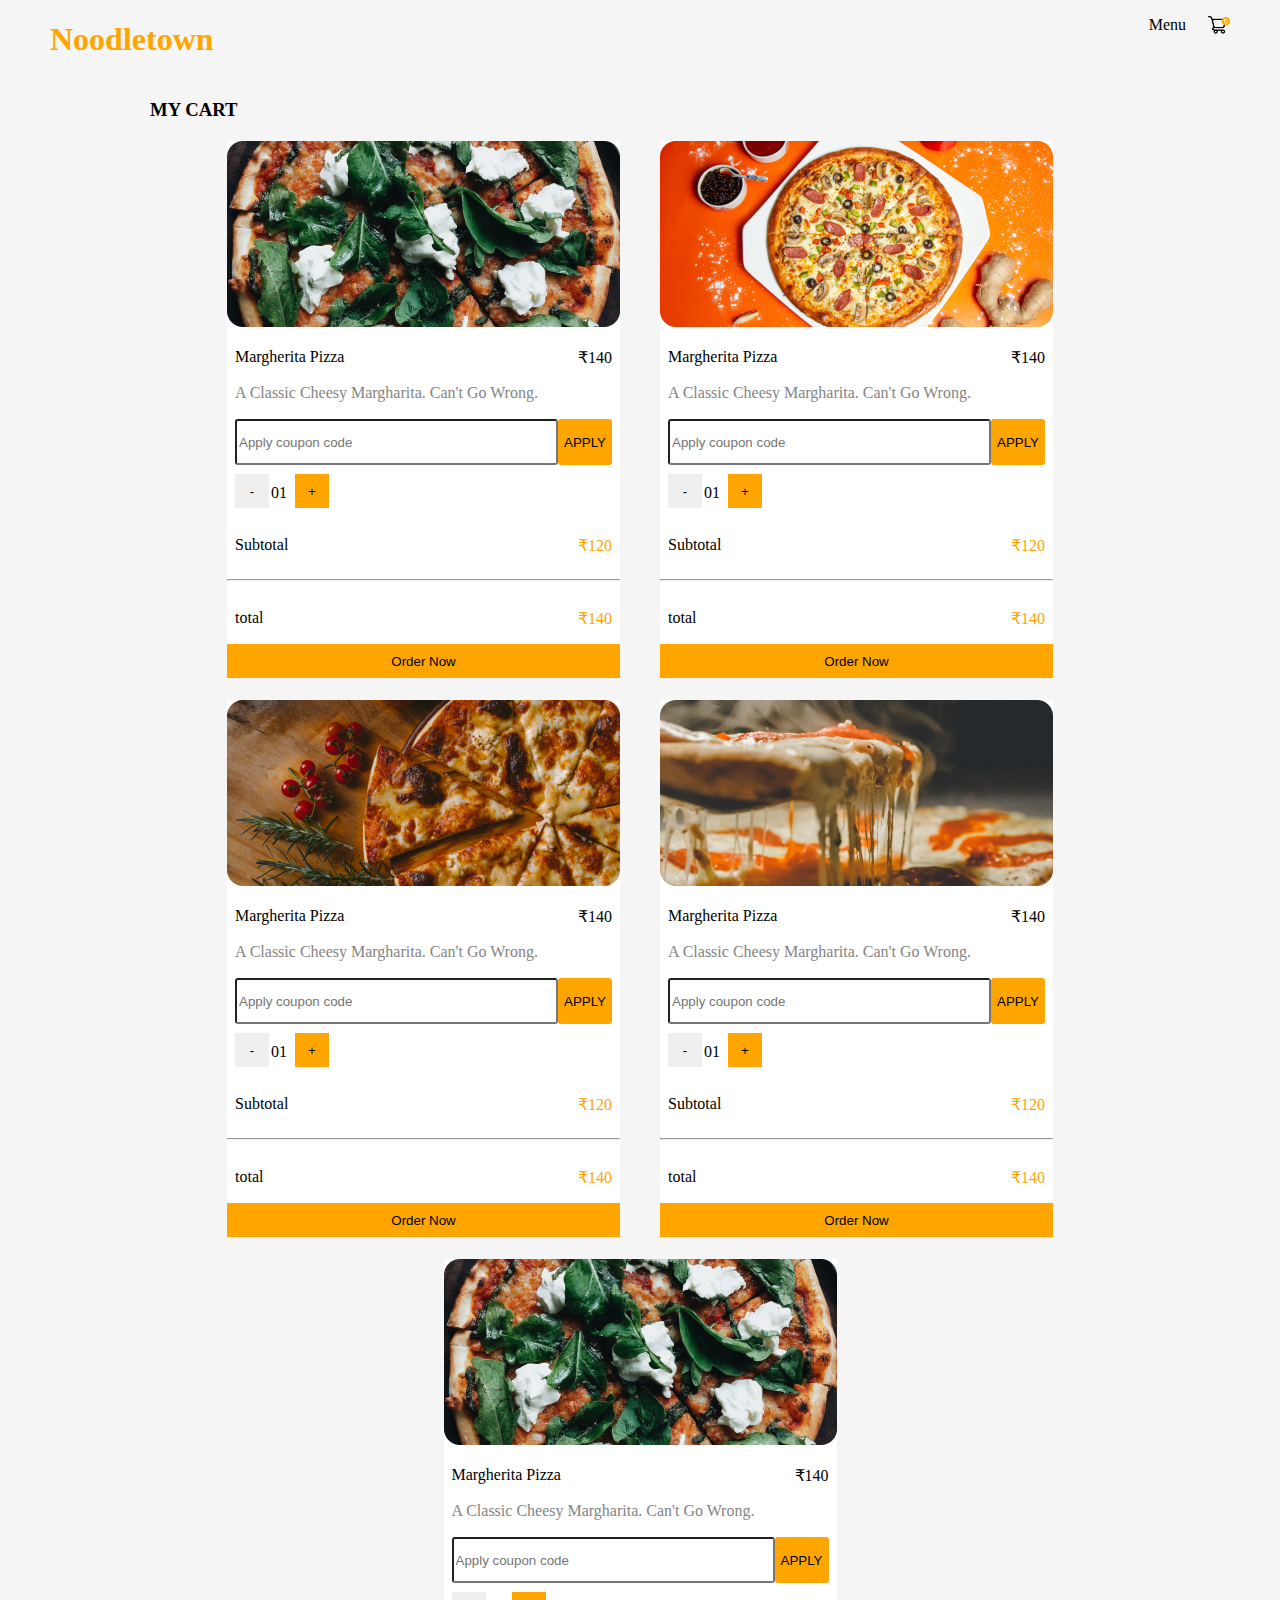
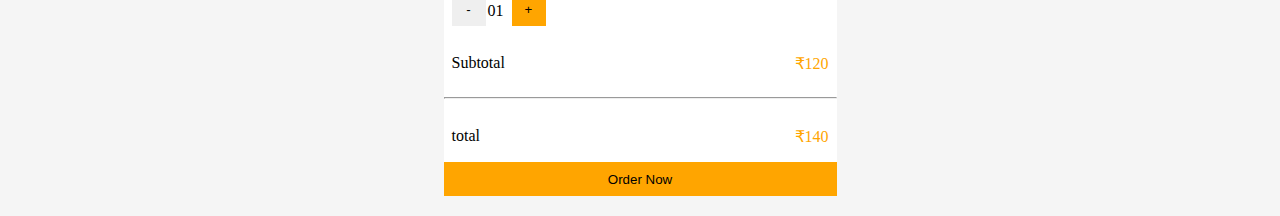
<file: html/HTML_CSS/cart.html>
<!DOCTYPE html>
<html lang="en">
<head>
    <meta name="description" content="noodleTown is amazing restaurant.">
    <meta name="keywords" content="noodle,town">
    <meta name="author" content="Siddharth Vaishnav">
    <meta content="width=device-width, initial-scale=1" name="viewport" />
    <link rel="stylesheet" href="./cart.css" type="text/css"/>
    <title>NoodleTown</title>
</head>
<body>
<!--NAVBAR-->
<nav>
    <div class="brand">
        <h1>Noodletown</h1>
    </div>
        <ul class="nav-links">
            <li><a href="./category.html">Menu</a></li>
            <li><img src="./assets/cart.png" alt="cart" class="cart"/></li>
        </ul>
</nav>

<!--heading-->
<section class="heading">
    <h3>MY CART</h3>
</section>

<!--cards -->
<section class="cardSection">
    <div class="card">
        <img src="./assets/pizza1.png" alt="pizza"/>
        <div  class="cardName">
            <p>Margherita Pizza</p>
            <p>₹140</p>
        </div>
        <p style="color:#848484;margin-top: 0px;margin-left:8px">A Classic Cheesy Margharita. Can't Go Wrong.</p>
        <div class="coupon">
               <input type="text" placeholder="Apply coupon code"/>
               <button>APPLY</button>
        </div>
        <div class="addbtn">
            <button>-</button>
                   <span style="margin-top:18px;margin-left:2px">01</span>
            <button style="background:#FFA500">+</button>
        </div>
        <div class="cartSubTotal">
            <p>Subtotal</p>
            <p style="color:#FFA500">₹120</p>
        </div>
        <hr/>
        <div class="cartSubTotal">
            <p>total</p>
            <p style="color:#FFA500">₹140</p>
        </div>
        <button class="orderbtn">Order Now</button>
    </div>
    <div class="card">
        <img src="./assets/pizza2.png" alt="pizza"/>
        <div  class="cardName">
            <p>Margherita Pizza</p>
            <p>₹140</p>
        </div>
        <p style="color:#848484;margin-top: 0px;margin-left:8px">A Classic Cheesy Margharita. Can't Go Wrong.</p>
        <div class="coupon">
            <input type="text" placeholder="Apply coupon code"/>
            <button>APPLY</button>
        </div>
        <div class="addbtn">
            <button>-</button>
            <span style="margin-top:18px;margin-left:2px">01</span>
            <button style="background:#FFA500">+</button>
        </div>
        <div class="cartSubTotal">
            <p>Subtotal</p>
            <p style="color:#FFA500">₹120</p>
        </div>
        <hr/>
        <div class="cartSubTotal">
            <p>total</p>
            <p style="color:#FFA500">₹140</p>
        </div>
        <button class="orderbtn">Order Now</button>
    </div>
    <div class="card">
        <img src="./assets/pizza3.png" alt="pizza"/>
        <div  class="cardName">
            <p>Margherita Pizza</p>
            <p>₹140</p>
        </div>
        <p style="color:#848484;margin-top: 0px;margin-left:8px">A Classic Cheesy Margharita. Can't Go Wrong.</p>
        <div class="coupon">
            <input type="text" placeholder="Apply coupon code"/>
            <button>APPLY</button>
        </div>
        <div class="addbtn">
            <button>-</button>
            <span style="margin-top:18px;margin-left:2px">01</span>
            <button style="background:#FFA500">+</button>
        </div>
        <div class="cartSubTotal">
            <p>Subtotal</p>
            <p style="color:#FFA500">₹120</p>
        </div>
        <hr/>
        <div class="cartSubTotal">
            <p>total</p>
            <p style="color:#FFA500">₹140</p>
        </div>
        <button class="orderbtn">Order Now</button>
    </div>
    <div class="card">
        <img src="./assets/pizza4.png" alt="pizza"/>
        <div  class="cardName">
            <p>Margherita Pizza</p>
            <p>₹140</p>
        </div>
        <p style="color:#848484;margin-top: 0px;margin-left:8px">A Classic Cheesy Margharita. Can't Go Wrong.</p>
        <div class="coupon">
            <input type="text" placeholder="Apply coupon code"/>
            <button>APPLY</button>
        </div>
        <div class="addbtn">
            <button>-</button>
            <span style="margin-top:18px;margin-left:2px">01</span>
            <button style="background:#FFA500">+</button>
        </div>
        <div class="cartSubTotal">
            <p>Subtotal</p>
            <p style="color:#FFA500">₹120</p>
        </div>
        <hr/>
        <div class="cartSubTotal">
            <p>total</p>
            <p style="color:#FFA500">₹140</p>
        </div>
        <button class="orderbtn">Order Now</button>
    </div>
    <div class="card">
        <img src="./assets/pizza5.png" alt="pizza" />
        <div  class="cardName">
            <p>Margherita Pizza</p>
            <p>₹140</p>
        </div>
        <p style="color:#848484;margin-top: 0px;margin-left:8px">A Classic Cheesy Margharita. Can't Go Wrong.</p>
        <div class="coupon">
            <input type="text" placeholder="Apply coupon code"/>
            <button>APPLY</button>
        </div>
        <div class="addbtn">
            <button>-</button>
            <span style="margin-top:18px;margin-left:2px">01</span>
            <button style="background:#FFA500">+</button>
        </div>
        <div class="cartSubTotal">
            <p>Subtotal</p>
            <p style="color:#FFA500">₹120</p>
        </div>
        <hr/>
        <div class="cartSubTotal">
            <p>total</p>
            <p style="color:#FFA500">₹140</p>
        </div>
        <button class="orderbtn">Order Now</button>
    </div>

</section>
</body>
</html>
</file>
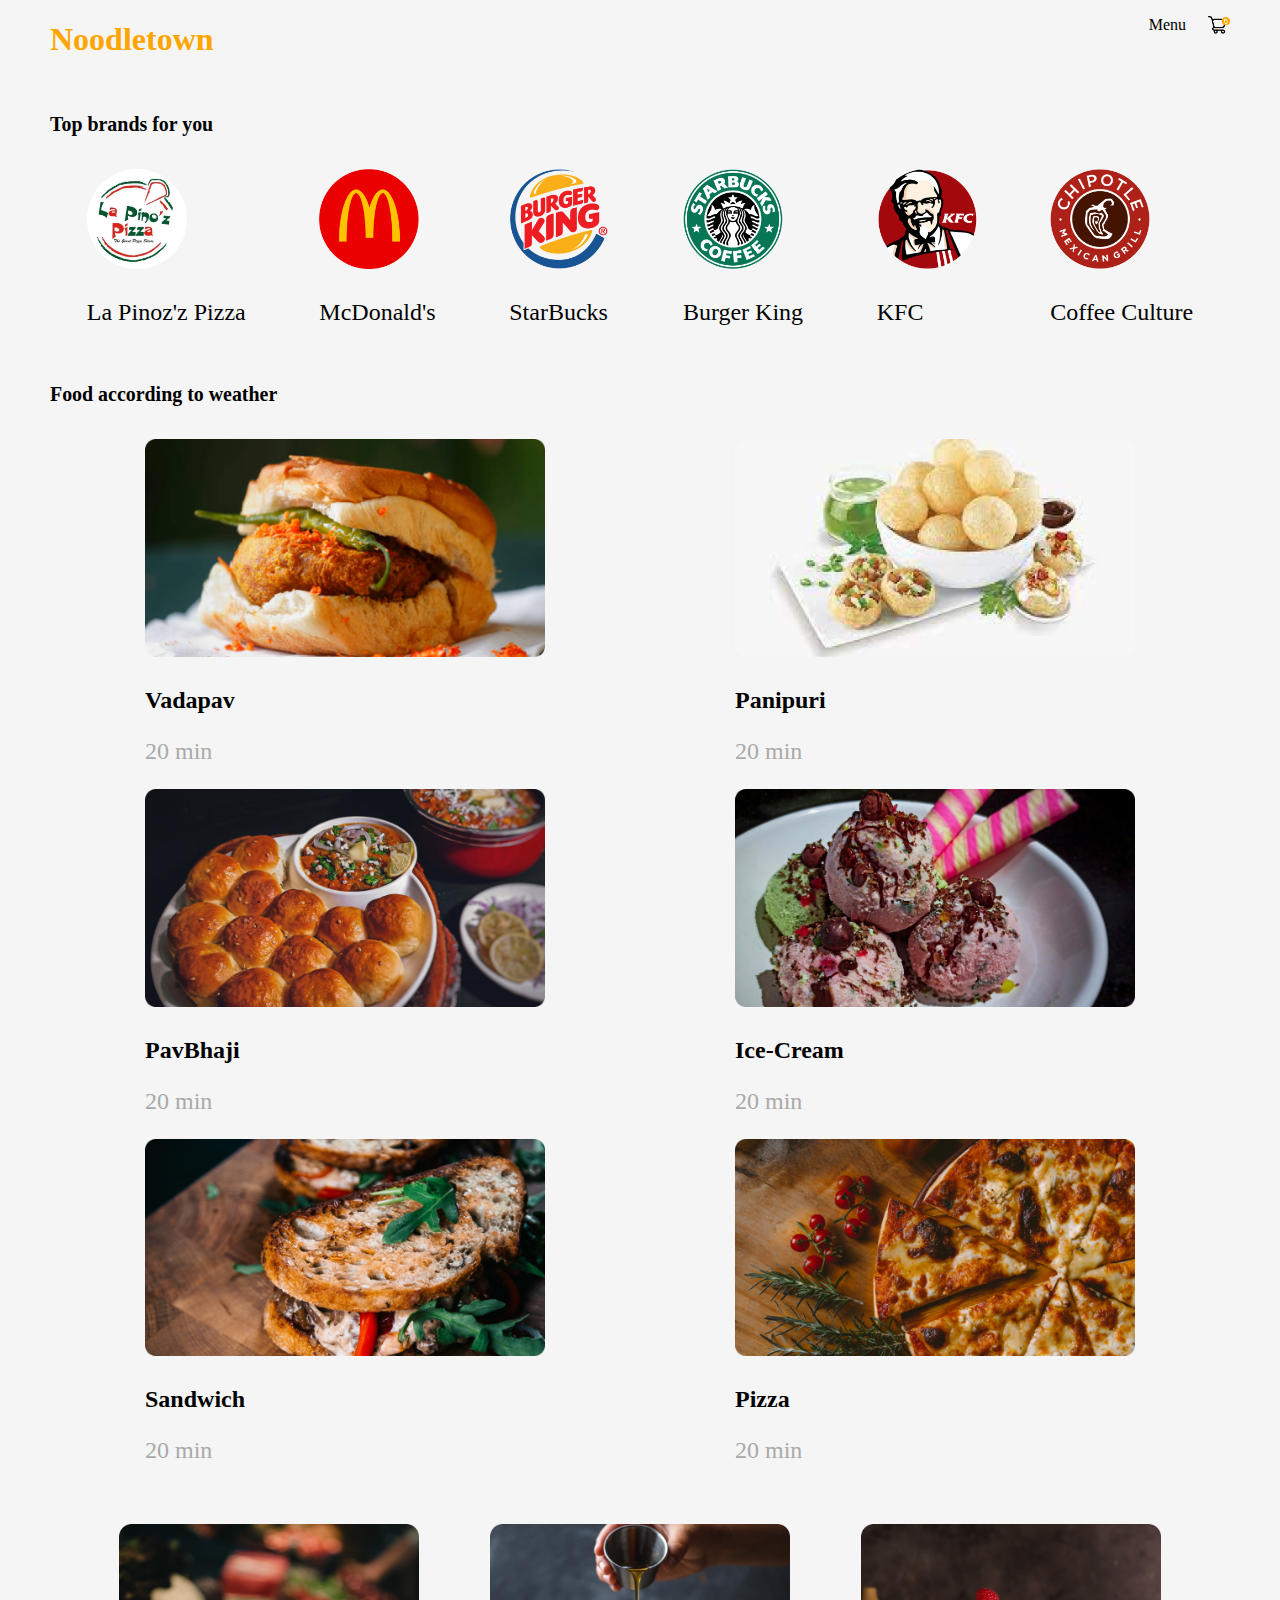
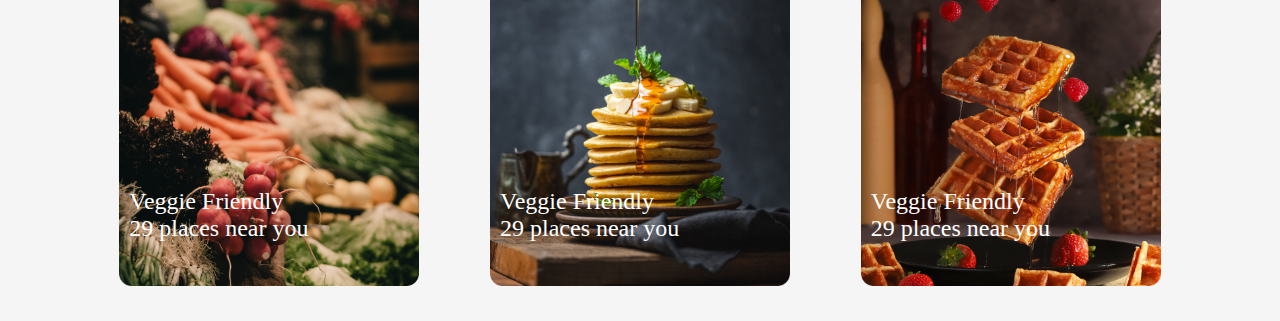
<file: html/HTML_CSS/category.html>
<!DOCTYPE html>
<html lang="en">
<head>
    <meta name="description" content="noodleTown is amazing restaurant.">
    <meta name="keywords" content="noodle,town">
    <meta name="author" content="Siddharth Vaishnav">
    <meta content="width=device-width, initial-scale=1" name="viewport" />
    <link rel="stylesheet" href="./category.css" type="text/css"/>
    <title>Category</title>
</head>
<body>

<!--NAVBAR-->
<nav>
    <div class="brand">
        <h1>Noodletown</h1>
    </div>
    <ul class="nav-links">
        <li>Menu</li>
        <li><a href="./cart.html"><img src="./assets/cart.png" alt="cart" class="cart"/></a></li>
    </ul>
</nav>
<!--Header-->
<section class="brandSection">
    <h5>Top brands for you</h5>
    <div class="brandDiv">
        <div >
            <img src= "./assets/h1.png" alt="image" />
            <p>La Pinoz'z Pizza</p>
        </div>
        <div >
            <img src= "./assets/h2.png" alt="image" />
            <p>McDonald's</p>
        </div>
        <div >
            <img src= "./assets/h3.png" alt="image" />
            <p>StarBucks</p>
        </div>
        <div >
            <img src= "./assets/h4.png" alt="image" />
            <p>Burger King</p>
        </div>
        <div >
            <img src= "./assets/h5.png" alt="image" />
            <p>KFC</p>
        </div>
        <div >
            <img src= "./assets/h6.png" alt="image" />
            <p>Coffee Culture</p>
        </div>
    </div>
</section>
<!--category-->
<section class="categorySection">
<h5>Food according to weather</h5>
    <div class="categoryDiv">
        <div>
        <img src="./assets/1.png" alt="image"/>
        <p><b>Vadapav</b></p>
        <p style="color:darkgray">20 min</p>
        </div>
        <div>
            <img src="./assets/2.png" alt="image"/>
            <p><b>Panipuri</b></p>
            <p style="color:darkgray">20 min</p>
        </div>
        <div>
            <img src="./assets/3.png" alt="image"/>
            <p><b>PavBhaji</b></p>
            <p style="color:darkgray">20 min</p>
        </div>
        <div>
            <img src="./assets/4.png" alt="image"/>
            <p><b>Ice-Cream</b></p>
            <p style="color:darkgray">20 min</p>
        </div>
        <div>
            <img src="./assets/5.png" alt="image"/>
            <p><b>Sandwich</b></p>
            <p style="color:darkgray">20 min</p>
        </div>
        <div>
            <img src="./assets/6.png" alt="image"/>
            <p><b>Pizza</b></p>
            <p style="color:darkgray">20 min</p>
        </div>
    </div>
    <div class="cardContainer">

        <div class="text_card">
            <img src="./assets/7.png" alt="image"/>
            <p class="img_txt">Veggie Friendly </br>29 places near you</p>
        </div>
        <div class="text_card">
            <img src="./assets/8.png" alt="image"/>
            <p class="img_txt">Veggie Friendly </br>29 places near you</p>
        </div>
        <div class="text_card">
            <img src="./assets/9.png" alt="image"/>
            <p class="img_txt">Veggie Friendly </br>29 places near you</p>
        </div>

    </div>
</section>
</body>
</html>
</file>
<file: html/HTML_CSS/cart.css>
body{
    margin : 0 50px 0 50px;
    font-size: 16px;
    background-color: #F5F5F5;
    text-decoration: none;
}
body a {
   color:black;
    text-decoration: none;
}

/* NAVBAR */
nav{
    display:flex;
    justify-content: space-between;

}

.brand{
    color:orange;
}
.nav-links{
    display:flex;
    gap:22px;
}
.nav-links li{
    list-style: none;
    cursor:pointer;
}
.cart{
    width:22px;
}

/*HEADING*/
.heading{
    margin-left: 100px;
}


/* cards */
.cardSection{
    display:flex;
    flex-direction:row;
    flex-wrap:wrap;
    justify-content: center;
}

.card{
    background:#FFFFFF;
    margin:2px 20px 20px 20px;
}
.card img{
    width:100%;
}
.cardName{
    display:flex;
    justify-content:space-between;
    margin:1px 8px 1px 8px;
}
.coupon{
    display:flex;
    justify-content: space-between;
}
.coupon input{
    width:100%;
    height:40px;
    border-radius:3px;
    margin:1px 0px 1px 8px;
}

.coupon button{
    background: #FFA500;
    border-radius:3px;
    margin:1px 8px 1px 0px;
    border: none;
}
.addbtn{
    display:flex;
}
.addbtn button{
    width:34px;
    height:34px;
   margin-left:8px;
    margin-top:8px;
    cursor:pointer;
    border: none;
}
.cartSubTotal{
    display:flex;
    justify-content:space-between;
    margin:12px 8px 0 8px ;
}
.orderbtn{
    background-color: #FFA500;
    width:100%;
    height:34px;
    border: none;
}


@media only screen  and (max-width:600px){
    .heading{
        margin-left: 40px;
    }
}
</file>
<file: html/HTML_CSS/category.css>
body{
    margin : 0 50px 0 50px;
    font-size: 16px;
    background-color: #F5F5F5;
}
body a {
    color:black;
    text-decoration: none;
}
/* NAVBAR */
nav{
    display:flex;
    justify-content: space-between;
}

.brand{
    color:orange;
}
.nav-links{
    display:flex;
    gap:22px;
}
.nav-links li{
    list-style: none;
    cursor:pointer;
}
.cart{
    width:22px;
}

/*brands  ---- header*/
 .brandSection{
     font-size: 24px;
 }

 .brandDiv{
     display:flex;
     justify-content: space-around;
     align-self:center;
 }
 .brandDiv img{
     width: 100px;
 }

.categorySection{
    font-size: 24px;
}

.categoryDiv {
    display: flex;
    flex-wrap:wrap;
  justify-content: space-around;
}
.categoryDiv img{
    width: 400px;
}

.text_card{
    display: flex;
    margin: 3%;
    position: relative;
}

.img_txt {
    position: absolute;
    bottom: 20px;
    left: 10px;
    color:white;
}

.cardContainer{
    display:flex;
    flex-wrap:wrap;
    justify-content: center;
}
.cardContainer img{
    width:350px;
}
 @media only screen and (max-width:900px){
     .brandDiv img{
         width:50px;
     }
     .brandDiv p{
         display:none;
     }
 }

@media only screen and (max-width:1400px){
    .cardContainer img{
        width:300px;
    }
}
</file>
